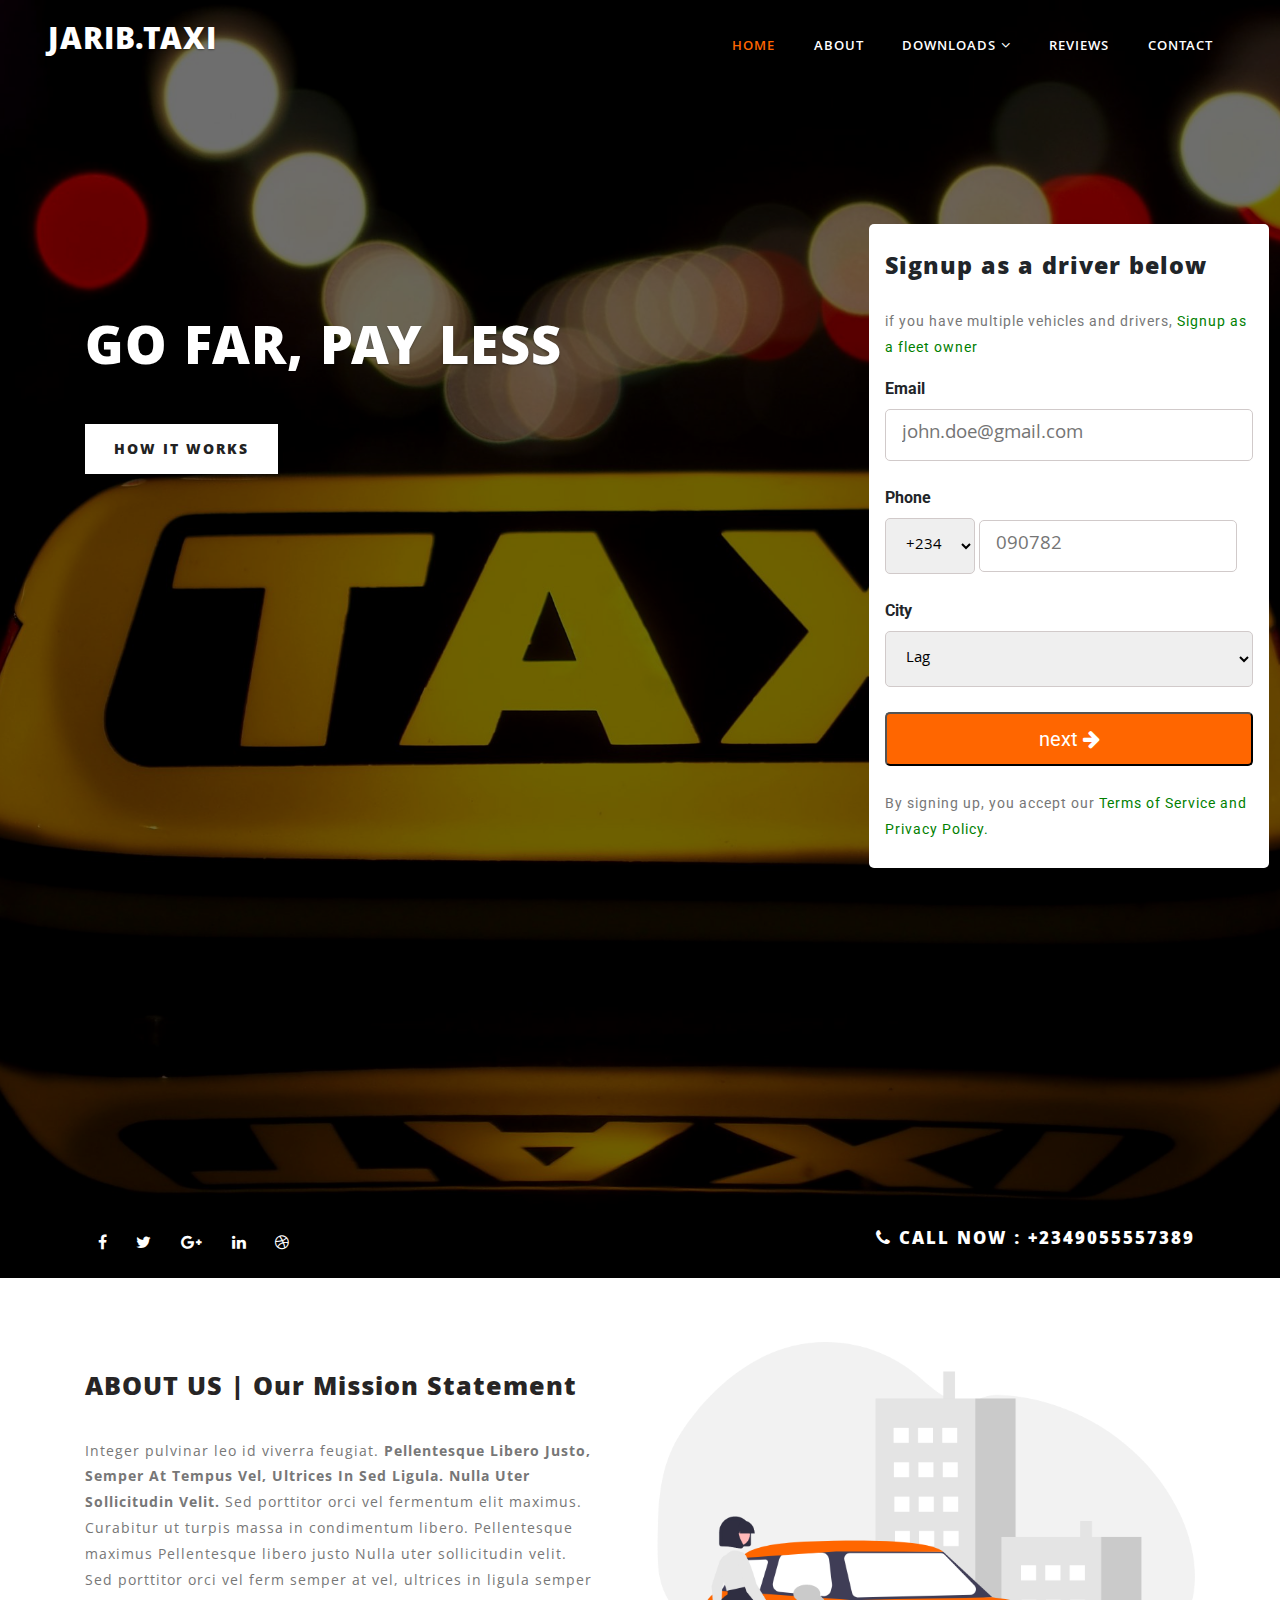
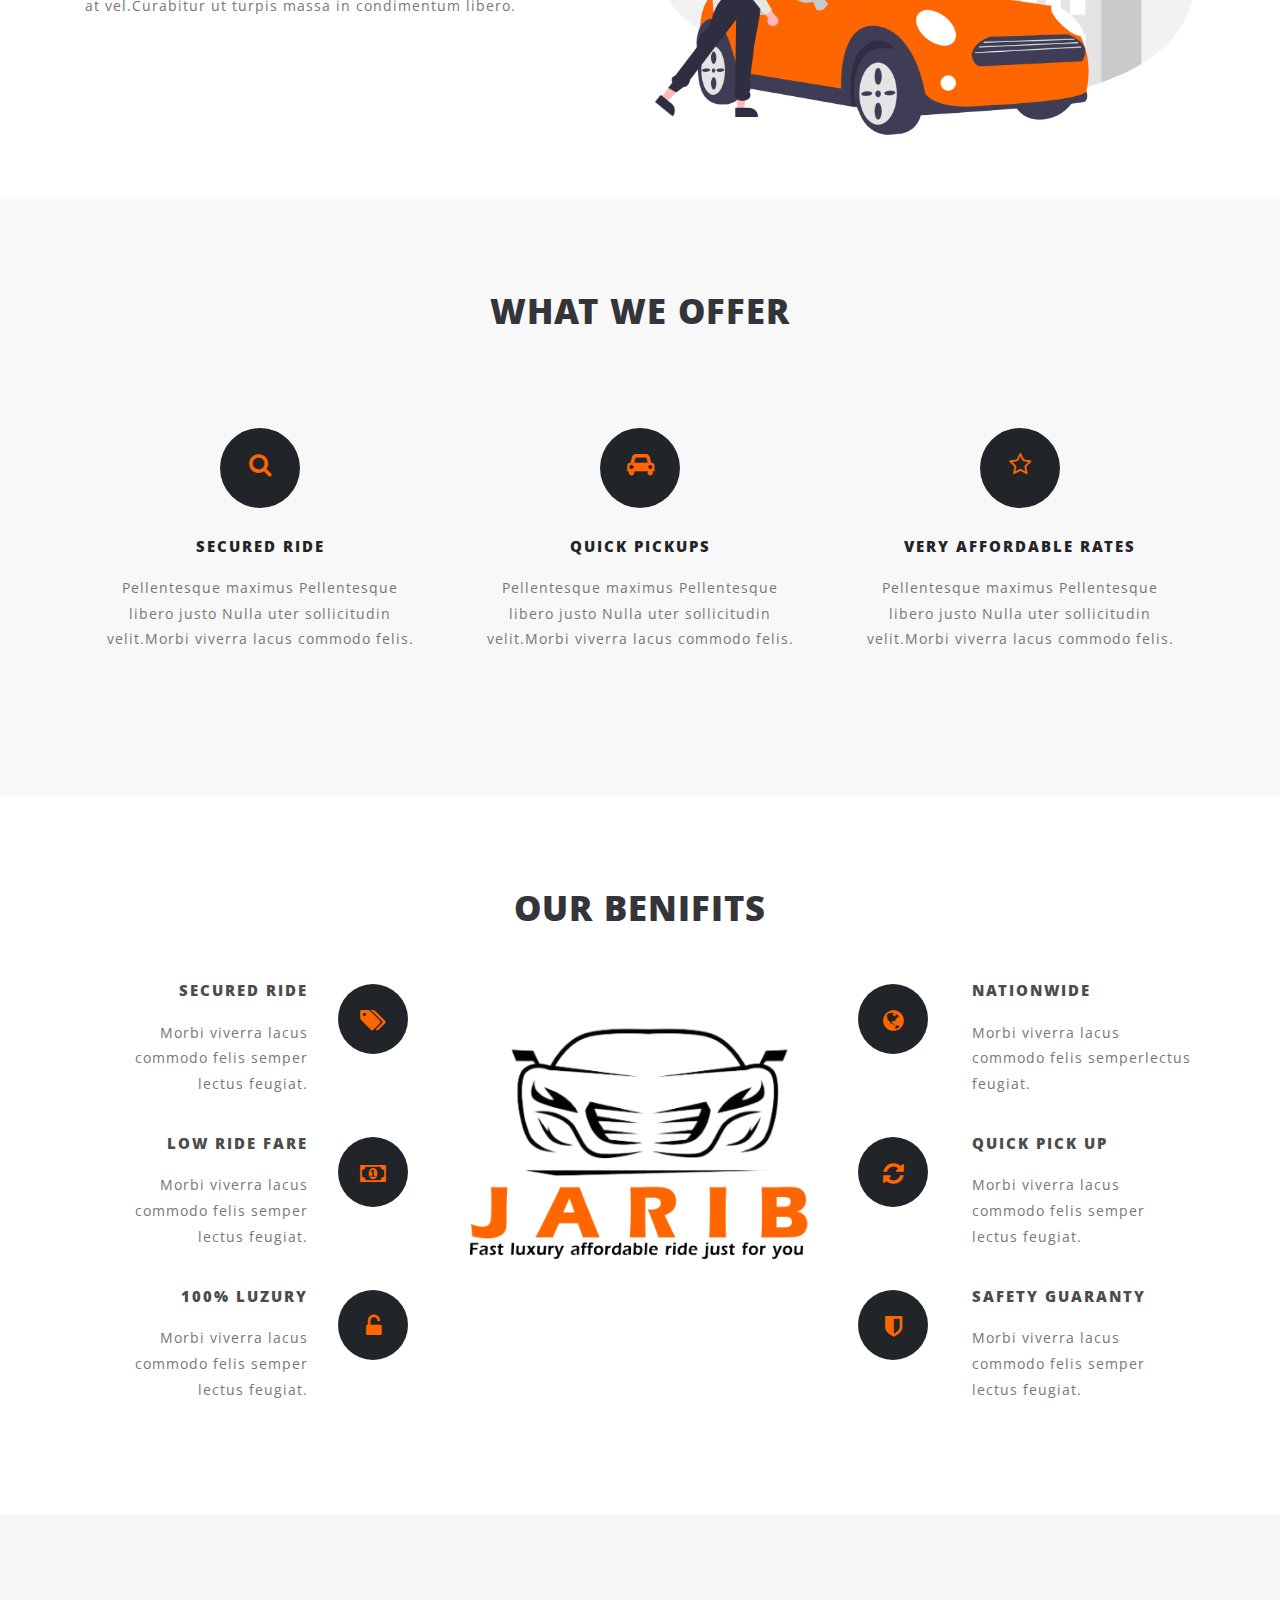
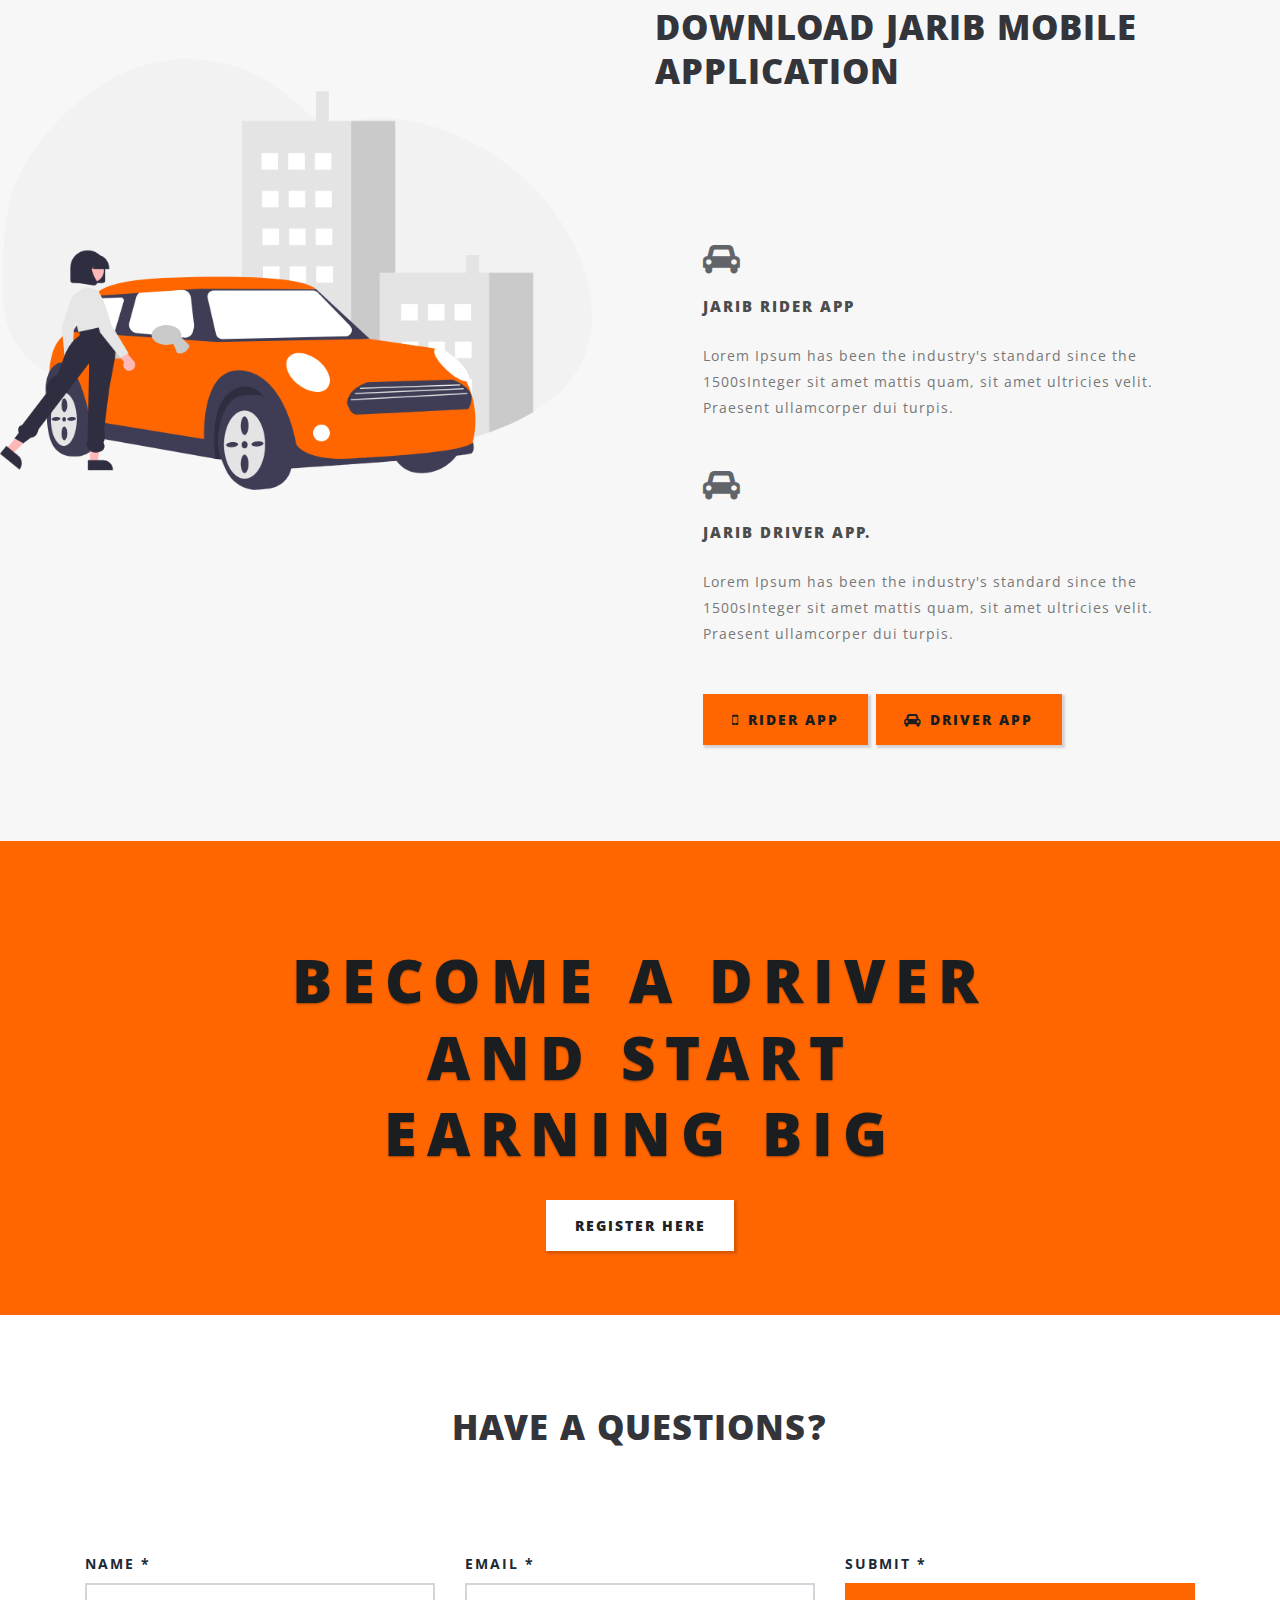
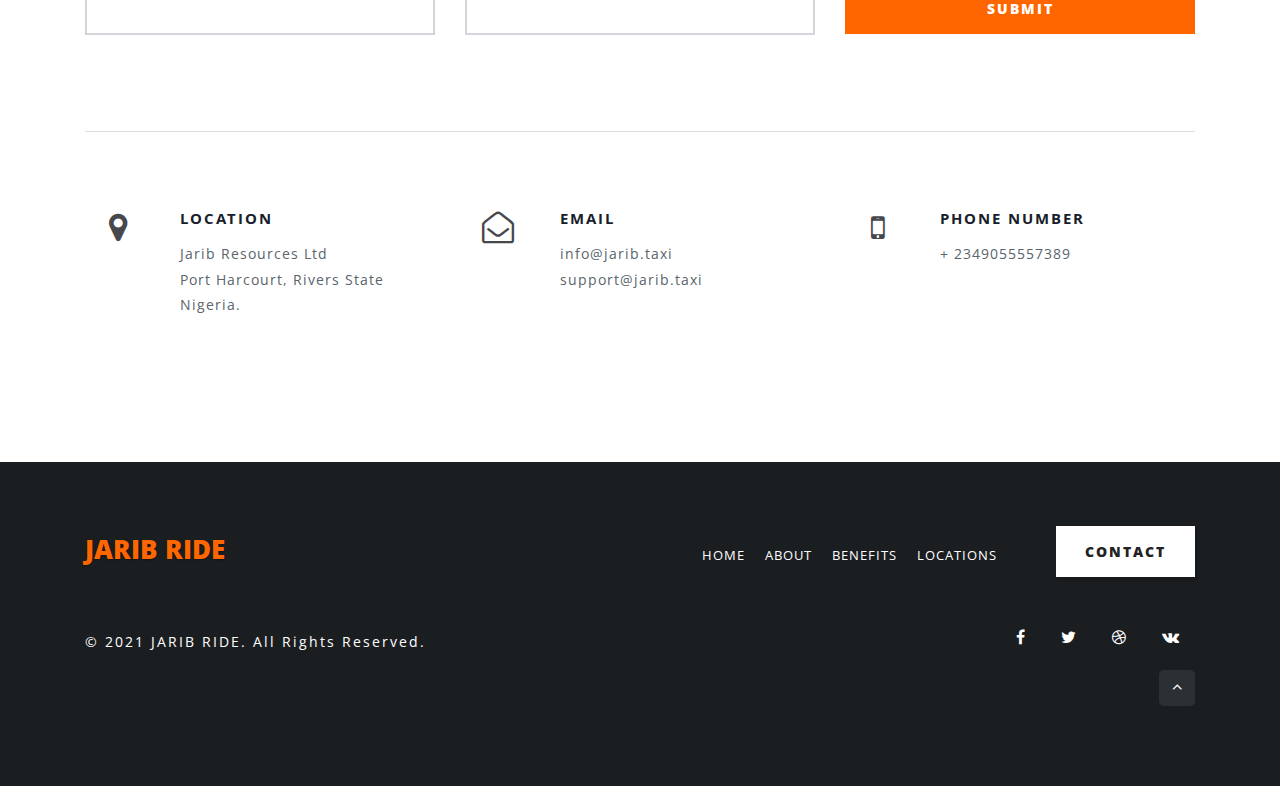
<file: index.html>
<!DOCTYPE html>
<html lang="zxx">

<head>
    <title>Jarib.Taxi | Go Far securedly, Pay Less</title>
    <!-- Meta tag Keywords -->
    <meta name="viewport" content="width=device-width, initial-scale=1">
    <meta charset="UTF-8" />
    <meta name="keywords" content="Jarib Ride, Taxi, Affordable, Cheap, Nigeria, Uber, Bolt, Taxify, Luxury, Ride Share Cab,  Responsive  " />
    
    <!-- //Meta tag Keywords -->
    <!-- Custom-Files -->
    <link rel="stylesheet" href="css/bootstrap.css">
    <!-- Bootstrap-Core-CSS -->
    <link rel="stylesheet" href="css/style.css" type="text/css" media="all" />
    <!-- Style-CSS -->
    <!-- font-awesome-icons -->
    <link href="css/font-awesome.css" rel="stylesheet">
    <!-- //font-awesome-icons -->
    <!-- /Fonts -->
    <link href="//fonts.googleapis.com/css?family=Open+Sans:300,300i,400,400i,600,600i,700" rel="stylesheet">
    <link href="//fonts.googleapis.com/css?family=Khula:300,400,600,700,800" rel="stylesheet">
    <link rel="preconnect" href="https://fonts.googleapis.com">
    <link rel="preconnect" href="https://fonts.gstatic.com" crossorigin>
    <link href="https://fonts.googleapis.com/css2?family=Roboto&display=swap" rel="stylesheet">
    <!-- //Fonts -->
</head>

<body>
    <!-- mian-content -->
    <div class="main-content" id="home">
        <div class="layer">
            <!-- header -->
            <header>
                <div class="container-fluid px-lg-5">
                    <!-- nav -->
                    <nav class="py-4 d-lg-flex">
                        <div id="logo">
                            <h1> <a href="index.html">Jarib.Taxi</a></h1>
                        </div>
                        <label for="drop" class="toggle">Menu</label>
                        <input type="checkbox" id="drop" />
                        <ul class="menu mt-2 ml-auto">
                            <li class="active"><a href="index.html">Home</a></li>
                            <li><a href="#about" class="scroll">About</a></li>
                            <li>
                                <!-- First Tier Drop Down -->
                                <label for="drop-2" class="toggle">Downloads <span class="fa fa-angle-down" aria-hidden="true"></span> </label>
                                <a href="#">Downloads <span class="fa fa-angle-down" aria-hidden="true"></span></a>
                                <input type="checkbox" id="drop-2" />
                                <ul class="inner-ul">
                                    <li><a class="scroll" href="#gallery">Rider App</a></li>
                                    <li><a href="#services" class="scroll">Driver App</a></li>
                                </ul>
                            </li>
                            <li><a href="#testimonials" class="scroll">Reviews</a></li>
                            <li><a href="#contact" class="scroll">Contact</a></li>
                        </ul>
                    </nav>
                    <!-- //nav -->
                </div>
            </header>
            <!-- //header -->
            <div class="container">
                <!-- /banner -->
                <div class="banner-info-w3ls text-left">
                    <h3>Go Far, Pay Less </h3>
                    <div class="read-more">
                        <a href="#about" class="read-more scroll btn">How it works </a> </div>
                </div>
                <div class="form-reg-container">
                    <div class="form-container">
                        <h2>Signup as a driver below</h2>
                        <p>if you have multiple vehicles and drivers, <span class="green-text">Signup as a fleet owner</span></p>
                        <form action="">
                            <div class="input-container">
                                <label for="email">Email</label>
                                <input type="email" placeholder="john.doe@gmail.com" class="email">
                                <!-- <p class="sm-text">this will be your username</p> -->
                            </div>
                            <div class="input-container">
                                <label for="phone">Phone</label>
                                <select name="phone" id="phone" class="phone">
                                    <option value="nig">+234</option>
                                    <option value="saab"></option>
                                    <option value="mercedes"></option>
                                    <option value="audi"></option>
                                  </select>
                                  <input type="number" placeholder="090782" class="number">
                            </div>
                            <div class="input-container">
                                <label for="city">City</label>
                                <select name="city" id="city" class="city">
                                    <option value="nig">Lag</option>
                                    <option value="saab"></option>
                                    <option value="mercedes"></option>
                                    <option value="audi"></option>
                                  </select>
                            </div>
                            <div class="button-container">
                                 <button>next <i class="fa fa-arrow-right" aria-hidden="true"></i></button>
                            </div>
                            <p>By signing up, you accept our <span class="green-text">Terms of Service and Privacy Policy.</span></p>
                        </form>
                        </form>
                    </div>
                </div>
               
                <div class="row order-info">
                    <div class="middle mt-md-3 col-sm-6 text-left">
                        <ul class="social mb-4">
                            <li><a href="#"><span class="fa fa-facebook icon_facebook"></span></a></li>
                            <li><a href="#"><span class="fa fa-twitter icon_twitter"></span></a></li>
                            <li><a href="#"><span class="fa fa-google-plus icon_google-plus"></span></a></li>
                            <li><a href="#"><span class="fa fa-linkedin icon_linkedin"></span></a></li>
                            <li><a href="#"><span class="fa fa-dribbble icon_dribbble"></span></a></li>
                        </ul>

                    </div>
                    <div class="middle-right mt-md-3 col-sm-6 text-sm-right">
                        <h6><span class="fa fa-phone"></span> Call Now : +2349055557389 </h6>
                    </div>
                </div>
            </div>
            <!-- //banner -->
        </div>
    </div>
    <!--// mian-content -->
    <!-- banner-bottom-w3layouts -->
    <section class="banner-bottom-w3layouts py-5" id="about">
        <div class="container py-md-3">
            <div class="row banner-grids">
                <div class="col-md-6 content-left-bottom text-left pr-lg-5">
                    <h4>ABOUT US | Our Mission Statement</h4>
                    <p class="mt-2 text-left">Integer pulvinar leo id viverra feugiat.<strong class="text-capitalize"> Pellentesque libero justo, semper at tempus vel, ultrices in sed ligula. Nulla uter sollicitudin velit.</strong> Sed porttitor orci vel fermentum elit maximus. Curabitur ut turpis massa in condimentum libero. Pellentesque maximus Pellentesque libero justo Nulla uter sollicitudin velit. Sed porttitor orci vel ferm semper at vel, ultrices in ligula semper at vel.Curabitur ut turpis massa in condimentum libero.</p>

                </div>
                <div class="col-md-6 content-right-bottom text-left">
                    <img src="images/girlcity.png" alt="news image" class="img-fluid">
                </div>
            </div>
        </div>
    </section>
    <!-- //banner-bottom-w3layouts -->
    <!--/ about -->
    <section class="services py-5" id="services">
        <div class="container py-md-5">
            <div class="header pb-lg-3 pb-3 text-center">
                <h3 class="tittle mb-lg-3 mb-3">What We Offer</h3>
            </div>
            <div class="row ab-info mt-lg-4">
                <div class="col-lg-4 ab-content">
                    <div class="ab-content-inner">
                        <div class="ab-info-con">
                            <div class="ab-icon mx-auto"><span class="fa fa-search" aria-hidden="true"></span></div>
                            <h4>Secured Ride</h4>
                            <p>Pellentesque maximus Pellentesque libero justo Nulla uter sollicitudin velit.Morbi viverra lacus commodo felis.</p>
                        </div>
                    </div>
                </div>
                <div class="col-lg-4 ab-content">
                    <div class="ab-content-inner">
                        <div class="ab-info-con">
                            <div class="ab-icon mx-auto"><span class="fa fa-car" aria-hidden="true"></span></div>
                            <h4>Quick Pickups</h4>
                            <p>Pellentesque maximus Pellentesque libero justo Nulla uter sollicitudin velit.Morbi viverra lacus commodo felis.</p>
                        </div>
                    </div>
                </div>
                <div class="col-lg-4 ab-content">
                    <div class="ab-content-inner">
                        <div class="ab-info-con">
                            <div class="ab-icon mx-auto"><span class="fa fa-star-o" aria-hidden="true"></span></div>
                            <h4>Very Affordable Rates</h4>
                            <p>Pellentesque maximus Pellentesque libero justo Nulla uter sollicitudin velit.Morbi viverra lacus commodo felis.</p>
                        </div>
                    </div>
                </div>

            </div>
        </div>
    </section>
    <!--// about -->
    <!--/mid-sec-->
    <section class="mid-sec py-5" id="menu">
        <div class="container py-lg-5">
            <div class="header pb-lg-3 pb-3 text-center">
                <h3 class="tittle mb-lg-3 mb-3">Our Benifits</h3>
            </div>
            <div class="row middile-inner-con mt-md-3">
                <div class="col-lg-4 benifit-content">
                    <div class="row">
                        <div class="col-md-8 benifit-left-info text-right">
                            <h4 class="mb-3">Secured Ride</h4>
                            <p>Morbi viverra lacus commodo felis semper lectus feugiat.</p>
                        </div>
                        <div class="col-md-4 benifit-icon-content">
                            <div class="benifit-icon">
                                <span class="fa fa-tags" aria-hidden="true"></span>
                            </div>
                        </div>
                    </div>
                    <div class="row my-4">
                        <div class="col-md-8 benifit-left-info text-right">
                            <h4 class="mb-3">Low Ride Fare</h4>
                            <p>Morbi viverra lacus commodo felis semper lectus feugiat.</p>
                        </div>
                        <div class="col-md-4 benifit-icon-content">
                            <div class="benifit-icon">
                                <span class="fa fa-money" aria-hidden="true"></span>
                            </div>
                        </div>
                    </div>
                    <div class="row">
                        <div class="col-md-8 benifit-left-info text-right">
                            <h4 class="mb-3">100% Luzury</h4>
                            <p>Morbi viverra lacus commodo felis semper lectus feugiat.</p>
                        </div>
                        <div class="col-md-4 benifit-icon-content">
                            <div class="benifit-icon">
                                <span class="fa fa-unlock-alt" aria-hidden="true"></span>
                            </div>
                        </div>
                    </div>
                </div>
                <div class="col-lg-4 benifit-content">
                    <img src="images/logo1png.png" alt="" class="img-fluid">
                </div>
                <div class="col-lg-4 benifit-content">
                    <div class="row">
                        <div class="col-md-4 benifit-icon-content">
                            <div class="benifit-icon text-md-center mx-auto">
                                <span class="fa fa-globe" aria-hidden="true"></span>
                            </div>
                        </div>
                        <div class="col-md-8 benifit-left-info text-left">
                            <h4 class="mb-3">Nationwide</h4>
                            <p>Morbi viverra lacus commodo felis semperlectus feugiat.</p>
                        </div>
                    </div>

                    <div class="row  my-4">
                        <div class="col-md-4 benifit-icon-content">
                            <div class="benifit-icon text-md-center mx-auto">
                                <span class="fa fa-refresh" aria-hidden="true"></span>
                            </div>
                        </div>
                        <div class="col-md-8 benifit-left-info text-left">
                            <h4 class="mb-3">Quick Pick up</h4>
                            <p>Morbi viverra lacus commodo felis semper lectus feugiat.</p>
                        </div>
                    </div>
                    <div class="row">
                        <div class="col-md-4 benifit-icon-content">
                            <div class="benifit-icon text-md-center mx-auto">
                                <span class="fa fa-shield" aria-hidden="true"></span>
                            </div>
                        </div>
                        <div class="col-md-8 benifit-left-info text-left">
                            <h4 class="mb-3">Safety Guaranty</h4>
                            <p>Morbi viverra lacus commodo felis semper lectus feugiat.</p>
                        </div>
                    </div>
                </div>
            </div>


        </div>
    </section>
    <!--//mid-sec-->

    <!--/ banner-bottom-w3layouts-->
    <section class="app-serve pt-5">
        <div class="container-fluid pt-lg-5">
            <div class="ab-grids row text-left">
                <div class="col-lg-6 pl-0 pr-lg-5 mt-lg-5 app-mob">
                    <img src="images/girlcity.png" class="img-fluid" alt="mobile-image">
                </div>
                <div class="col-lg-6 mb-lg-5">

                    <h3 class="tittle mb-lg-5 mb-3">Download Jarib Mobile Application</h3>

                    <div class="feature-grids text-left mt-5 p-lg-5">
                        <div class="bottom-gd my-lg-5">
                            <span class="fa fa-car" aria-hidden="true"></span>
                            <h3 class="my-4">Jarib Rider App</h3>
                            <p>Lorem Ipsum has been the industry's standard since the 1500sInteger sit amet mattis quam, sit amet ultricies velit. Praesent ullamcorper dui turpis.</p>
                        </div>
                        <div class="bottom-gd my-lg-5">
                            <span class="fa fa-car" aria-hidden="true"></span>
                            <h3 class="my-4">Jarib Driver App.</h3>
                            <p>Lorem Ipsum has been the industry's standard since the 1500sInteger sit amet mattis quam, sit amet ultricies velit. Praesent ullamcorper dui turpis.</p>
                        </div>
                        <ul class="list-unstyled apps-lists">
                            <li>
                                <a href="#" class="btn"><span class="fa fa-mobile mr-2" aria-hidden="true"></span>Rider App</a>
                            </li>
                            <li class="ml-2">
                                <a href="#" class="btn"><span class="fa fa-car mr-2" aria-hidden="true"></span>Driver App </a>
                            </li>
                        </ul>

                    </div>
                </div>
            </div>
        </div>
    </section>
    <!--// banner-bottom-w3layouts-->

    <!-- Gallery
    <section class="gallery py-5" id="team">
        <div class="container py-md-5">
            <div class="header text-center">
                <h3 class="tittle mb-lg-5 mb-3">Our Drivers</h3>
            </div>
            <div class="row team-bottom">
                <div class="col-lg-3 col-sm-6 team-grid text-center">
                    <img src="images/t1.jpg" class="img-fluid" alt="">
                    <div class="caption">
                        <h4>Mack Joe</h4>
                        <ul class="list-unstyled w3pvt-icons">
                            <li>
                                <a href="#">
                                    <span class="fa fa-facebook-f"></span>
                                </a>
                            </li>
                            <li>
                                <a href="#">
                                    <span class="fa fa-twitter"></span>
                                </a>
                            </li>
                            <li>
                                <a href="#">
                                    <span class="fa fa-dribbble"></span>
                                </a>
                            </li>

                        </ul>
                    </div>
                </div>
                <div class="col-lg-3 col-sm-6 team-grid mt-sm-0 mt-5 text-center">
                    <img src="images/t2.jpg" class="img-fluid" alt="">
                    <div class="caption">
                        <h4>Cruz Deo</h4>
                        <ul class="list-unstyled w3pvt-icons">
                            <li>
                                <a href="#">
                                    <span class="fa fa-facebook-f"></span>
                                </a>
                            </li>
                            <li>
                                <a href="#">
                                    <span class="fa fa-twitter"></span>
                                </a>
                            </li>
                            <li>
                                <a href="#">
                                    <span class="fa fa-dribbble"></span>
                                </a>
                            </li>

                        </ul>
                    </div>
                </div>
                <div class="col-lg-3 col-sm-6 team-grid mt-lg-0 mt-5 text-center">
                    <img src="images/t3.jpg" class="img-fluid" alt="">
                    <div class="caption">
                        <h4>Rochy Jae</h4>
                        <ul class="list-unstyled w3pvt-icons">
                            <li>
                                <a href="#">
                                    <span class="fa fa-facebook-f"></span>
                                </a>
                            </li>
                            <li>
                                <a href="#">
                                    <span class="fa fa-twitter"></span>
                                </a>
                            </li>
                            <li>
                                <a href="#">
                                    <span class="fa fa-dribbble"></span>
                                </a>
                            </li>

                        </ul>
                    </div>
                </div>
                <div class="col-lg-3 col-sm-6 team-grid  mt-lg-0 mt-5 text-center">
                    <img src="images/t4.jpg" class="img-fluid" alt="">
                    <div class="caption">
                        <h4>Rojo Poy</h4>
                        <ul class="list-unstyled w3pvt-icons">
                            <li>
                                <a href="#">
                                    <span class="fa fa-facebook-f"></span>
                                </a>
                            </li>
                            <li>
                                <a href="#">
                                    <span class="fa fa-twitter"></span>
                                </a>
                            </li>
                            <li>
                                <a href="#">
                                    <span class="fa fa-dribbble"></span>
                                </a>
                            </li>

                        </ul>
                    </div>
                </div>
            </div>
        </div>
    </section>
    gallery -->
    
    
    <!--/order-now-->
    <section class="order-sec pb-5 pt-md-0 pt-5">
        <div class="container py-lg-3">
            <div class="test-info text-center">
                <h4 class="tittle mt-3">Become a driver and start earning big
                </h4>

                <div class="read-more mx-auto m-0 text-center">
                    <a href="driver-reg.html" class="read-more scroll btn">Register Here </a> </div>
            </div>
        </div>
    </section>
    

    <!--/testimonials
    <section class="testimonials" id="testimonials">
        <div class="layer test">
            <div class="container">
                <div class="test-info text-center">
                    <h3 class="my-md-2 my-3">Jenifer Burns</h3>

                    <ul class="list-unstyled w3pvt-icons clients mb-md-4">
                        <li>
                            <a href="#">
                                <span class="fa fa-star"></span>
                            </a>
                        </li>
                        <li>
                            <a href="#">
                                <span class="fa fa-star"></span>
                            </a>
                        </li>
                        <li>
                            <a href="#">
                                <span class="fa fa-star"></span>
                            </a>
                        </li>
                        <li>
                            <a href="#">
                                <span class="fa fa-star-half-o"></span>
                            </a>
                        </li>
                    </ul>
                    <p><span class="fa fa-quote-left"></span> Lorem Ipsum has been the industry's standard since the 1500s. Praesent ullamcorper dui turpis.Nulla pellentesque mi non laoreet eleifend. Integer porttitor mollisar lorem, at molestie arcu pulvinar ut. <span class="fa fa-quote-right"></span></p>

                </div>
            </div>
        </div>
    </section>
    //testimonials-->

    <!-- contact -->
    <section class="contact py-5" id="contact">
        <div class="container pb-md-5">
            <div class="header py-lg-5 pb-3 text-center">
                <h3 class="tittle mb-lg-5 mb-3">Have a Questions?</h3>
            </div>

            <div class="contact-form mx-auto text-left">
                <form name="contactform" id="contactform1" method="post" action="#">
                    <div class="row">
                        <div class="col-lg-4 con-gd">
                            <div class="form-group">
                                <label>Name *</label>
                                <input type="text" class="form-control" id="name" placeholder="" name="name" required="">
                            </div>
                        </div>
                        <div class="col-lg-4 con-gd">
                            <div class="form-group">
                                <label>Email *</label>
                                <input type="email" class="form-control" id="email" placeholder="" name="email" required="">
                            </div>
                        </div>
                        <div class="col-lg-4 contact-page">
                            <div class="form-group">
                                <label>Submit *</label>
                                <button type="submit" class="btn btn-default">Submit</button>
                            </div>
                        </div>

                    </div>

                </form>
            </div>
            <ul class="list-unstyled row text-left mb-lg-5 mb-3">
                <li class="col-lg-4 adress-info">
                    <div class="row">
                        <div class="col-md-3 text-lg-center adress-icon">
                            <span class="fa fa-map-marker"></span>
                        </div>
                        <div class="col-md-9 text-left">
                            <h6>Location</h6>
                            <p>Jarib Resources Ltd
                                <br>Port Harcourt, Rivers State Nigeria. </p>
                        </div>
                    </div>
                </li>

                <li class="col-lg-4 adress-info">
                    <div class="row">
                        <div class="col-md-3 text-lg-center adress-icon">
                            <span class="fa fa-envelope-open-o"></span>
                        </div>
                        <div class="col-md-9 text-left">
                            <h6>Email</h6>
                            <a href="mailto:info@example.com">info@jarib.taxi</a>
                            <br>
                            <a href="mailto:info@example.com">support@jarib.taxi</a>
                        </div>
                    </div>
                </li>
                <li class="col-lg-4 adress-info">
                    <div class="row">
                        <div class="col-md-3 text-lg-center adress-icon">
                            <span class="fa fa-mobile"></span>
                        </div>
                        <div class="col-md-9 text-left">
                            <h6>Phone Number</h6>
                            <p>+ 2349055557389</p>
                        </div>
                    </div>
                </li>
            </ul>
        </div>

    </section>
    <!-- //contact -->
    <!-- footer -->
    <footer>
        <div class="asap-lavi-footer-sec py-5">
            <div class="container py-lg-3">
                <div class="row">
                    <div class="col-lg-5 asap-w3pvt-footer-logo">
                        <!-- footer logo -->
                        <a class="navbar-brand" href="index.html">JARIB RIDE
                        </a>
                        <!-- //footer logo -->
                    </div>
                    <!-- button -->
                    <div class="col-lg-5 asap-w3pvt-footer text-lg-right text-center mt-3">
                        <ul class="list-unstyled footer-nav-lavi">
                            <li>
                                <a href="index.html" class="scroll active">Home</a>
                            </li>
                            <li>
                                <a class="scroll" href="#about">About</a>
                            </li>
                            <li>
                                <a class="scroll" href="#">Benefits</a>
                            </li>
                            <li>
                                <a class=" scroll" href="#">Locations</a>
                            </li>
                        </ul>
                    </div>
                    <!-- //button -->
                    <div class="col-lg-2 mt-lg-0 mt-3">
                        <div class="button-asap-w3pvts mt-0 text-lg-right text-center">
                            <a href="#contact" class="btn btn-sm thar-four scroll">Contact</a>
                        </div>
                    </div>
                </div>
                <div class="row copy-right-sec mt-4 pt-lg-4 pt-3 text-lg-left text-center">
                    <!-- copyright -->
                    <p class="col-lg-8 copy-right-grids mt-lg-1">© 2021 JARIB RIDE. All Rights Reserved.</a></p>
                    <!-- //copyright -->
                    <!-- social icons -->
                    <div class="col-lg-4 asap-lavi-ocial-icons text-lg-right text-center mt-lg-0 mt-3">
                        <ul class="list-unstyled w3pvt-icons">
                            <li>
                                <a href="#">
                                    <span class="fa fa-facebook-f"></span>
                                </a>
                            </li>
                            <li>
                                <a href="#">
                                    <span class="fa fa-twitter"></span>
                                </a>
                            </li>
                            <li>
                                <a href="#">
                                    <span class="fa fa-dribbble"></span>
                                </a>
                            </li>
                            <li>
                                <a href="#">
                                    <span class="fa fa-vk"></span>
                                </a>
                            </li>
                        </ul>
                    </div>
                    <!-- //social icons -->
                </div>
                <div class="move-top text-right"><a href="#home" class="move-top"> <span class="fa fa-angle-up  mb-3" aria-hidden="true"></span></a></div>
            </div>
        </div>
    </footer>
    <!-- //footer -->

</body>

</html>
</file>
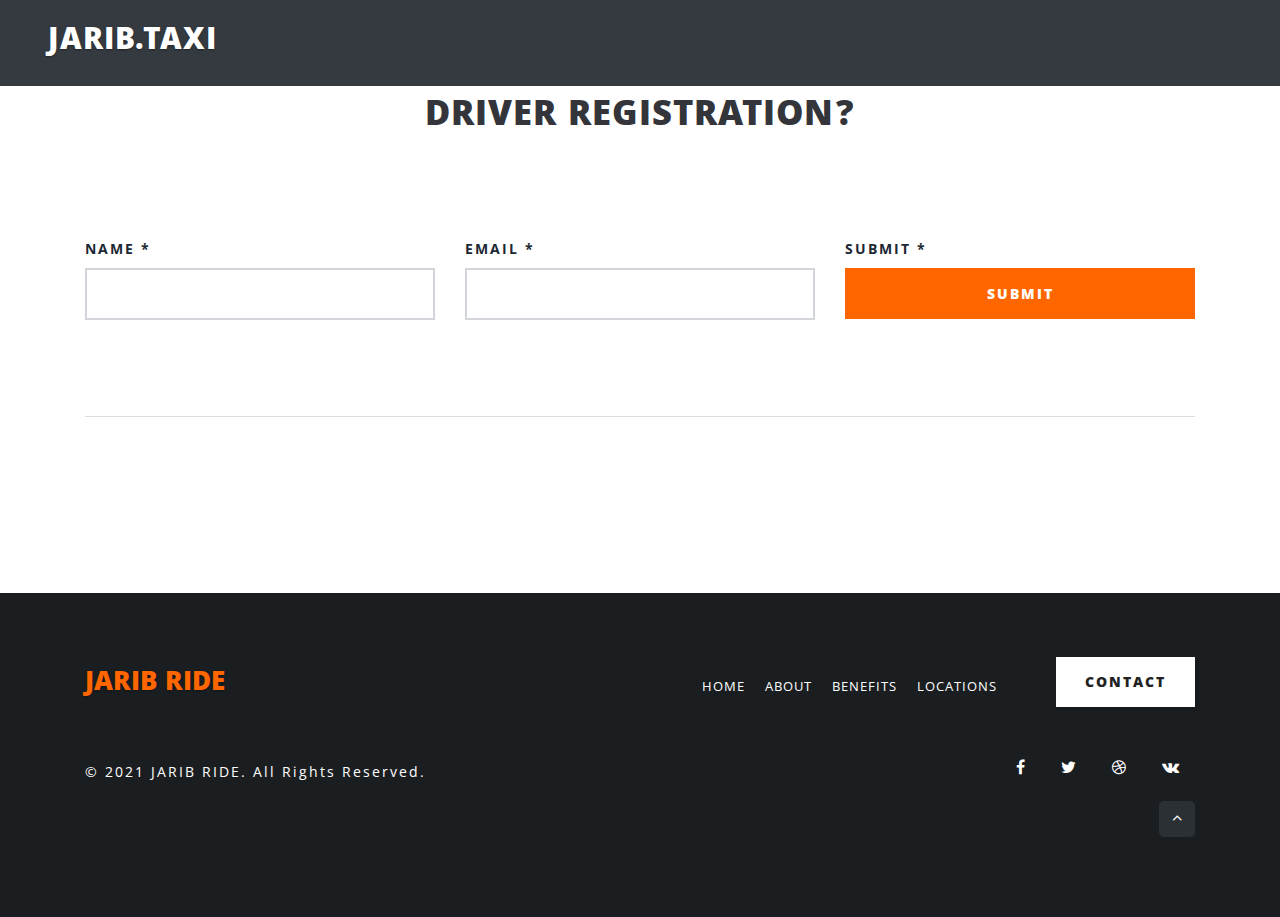
<file: driver-reg.html>
<!--
Author: W3layouts
Author URL: http://w3layouts.com
License: Creative Commons Attribution 3.0 Unported
License URL: http://creativecommons.org/licenses/by/3.0/
-->

<!DOCTYPE html>
<html lang="zxx">
	
	<head>
		<title>Jarib.Taxi | Go Far securedly, Pay Less</title>
		<!-- Meta tag Keywords -->
		<meta name="viewport" content="width=device-width, initial-scale=1">
		<meta charset="UTF-8" />
		<meta name="keywords" content="Jarib Ride, Taxi, Affordable, Cheap, Nigeria, Uber, Bolt, Taxify, Luxury, Ride Share Cab,  Responsive  " />
		
		<!-- //Meta tag Keywords -->
		<!-- Custom-Files -->
		<link rel="stylesheet" href="css/bootstrap.css">
		<!-- Bootstrap-Core-CSS -->
		<link rel="stylesheet" href="css/style.css" type="text/css" media="all" />
		<!-- Style-CSS -->
		<!-- font-awesome-icons -->
		<link href="css/font-awesome.css" rel="stylesheet">
		<!-- //font-awesome-icons -->
		<!-- /Fonts -->
		<link href="//fonts.googleapis.com/css?family=Open+Sans:300,300i,400,400i,600,600i,700" rel="stylesheet">
		<link href="//fonts.googleapis.com/css?family=Khula:300,400,600,700,800" rel="stylesheet">
		<!-- //Fonts -->
	</head>
	
	<body>
		<header>
			<div class="container-fluid px-lg-5 bg-dark">
				<!-- nav -->
				<nav class="py-4 d-lg-flex">
					<div id="logo">
						<h1 class=""> <a href="index.html">Jarib.Taxi</a></h1>
					</div>
					
				</nav>
				<!-- //nav -->
			</div>
		</header>
		
		<!-- contact -->
		<section class="contact py-5" id="contact">
			<div class="container pb-md-5">
				<div class="header py-lg-5 pb-3 text-center">
					<h3 class="tittle mb-lg-5 mb-3">Driver Registration?</h3>
				</div>
				
				<div class="contact-form mx-auto text-left">
					<form name="contactform" id="contactform1" method="post" action="#">
						<div class="row">
							<div class="col-lg-4 con-gd">
								<div class="form-group">
									<label>Name *</label>
									<input type="text" class="form-control" id="name" placeholder="" name="name" required="">
								</div>
							</div>
							<div class="col-lg-4 con-gd">
								<div class="form-group">
									<label>Email *</label>
									<input type="email" class="form-control" id="email" placeholder="" name="email" required="">
								</div>
							</div>
							<div class="col-lg-4 contact-page">
								<div class="form-group">
									<label>Submit *</label>
									<button type="submit" class="btn btn-default">Submit</button>
								</div>
							</div>
						
						</div>
					
					</form>
				</div>
				
				
			</div>
		
		</section>
		<!-- //contact -->
		<!-- footer -->
		<footer>
			<div class="asap-lavi-footer-sec py-5">
				<div class="container py-lg-3">
					<div class="row">
						<div class="col-lg-5 asap-w3pvt-footer-logo">
							<!-- footer logo -->
							<a class="navbar-brand" href="index.html">JARIB RIDE
							</a>
							<!-- //footer logo -->
						</div>
						<!-- button -->
						<div class="col-lg-5 asap-w3pvt-footer text-lg-right text-center mt-3">
							<ul class="list-unstyled footer-nav-lavi">
								<li>
									<a href="index.html" class="scroll active">Home</a>
								</li>
								<li>
									<a class="scroll" href="#about">About</a>
								</li>
								<li>
									<a class="scroll" href="#">Benefits</a>
								</li>
								<li>
									<a class=" scroll" href="#">Locations</a>
								</li>
							</ul>
						</div>
						<!-- //button -->
						<div class="col-lg-2 mt-lg-0 mt-3">
							<div class="button-asap-w3pvts mt-0 text-lg-right text-center">
								<a href="#contact" class="btn btn-sm thar-four scroll">Contact</a>
							</div>
						</div>
					</div>
					<div class="row copy-right-sec mt-4 pt-lg-4 pt-3 text-lg-left text-center">
						<!-- copyright -->
						<p class="col-lg-8 copy-right-grids mt-lg-1">© 2021 JARIB RIDE. All Rights Reserved.</a></p>
						<!-- //copyright -->
						<!-- social icons -->
						<div class="col-lg-4 asap-lavi-ocial-icons text-lg-right text-center mt-lg-0 mt-3">
							<ul class="list-unstyled w3pvt-icons">
								<li>
									<a href="#">
										<span class="fa fa-facebook-f"></span>
									</a>
								</li>
								<li>
									<a href="#">
										<span class="fa fa-twitter"></span>
									</a>
								</li>
								<li>
									<a href="#">
										<span class="fa fa-dribbble"></span>
									</a>
								</li>
								<li>
									<a href="#">
										<span class="fa fa-vk"></span>
									</a>
								</li>
							</ul>
						</div>
						<!-- //social icons -->
					</div>
					<div class="move-top text-right"><a href="#home" class="move-top"> <span class="fa fa-angle-up  mb-3" aria-hidden="true"></span></a></div>
				</div>
			</div>
		</footer>
		<!-- //footer -->
	
	</body>

</html>
</file>
<file: css/style.css>
html,
body {
    margin: 0;
    font-size: 100%;
    background: #fff;
    font-family: 'Open Sans', sans-serif;
    scroll-behavior: smooth;
}

.form-reg-container{ 
    width: 400px;
    background-color: #fff;
    position: relative;
    left:49rem ;
    bottom: 250px;
    padding: 10px 16px;
    border-radius: 5px;
}
.form-container{
    font-family: 'Roboto', sans-serif;
}

.form-container h2{ 
    font-size: 25px;
    padding-top:20px ;
 }
 

.form-container p{ 
    padding-top:25px ;
}



.form-container p .green-text{ 
    font-size: 14px;
    color:green ;
    
 }

 .input-container label{
     display: block;
     font-weight: bold;
 }
 .input-container select,
 .input-container input[type="submit"],
 .input-container input[type="text"],
 .input-container input[type="email"],
 .input-container input[type="number"]
{
    transition: 0.5s all;
    -webkit-transition: 0.5s all;
    -moz-transition: 0.5s all;
    -o-transition: 0.5s all;
    -ms-transition: 0.5s all;
    padding:13px 16px;
    font-family:'Khula', sans-serif;
    margin-bottom: 25px;
    border: 1px solid rgb(209, 202, 202);
    border-radius: 5px;
   

    
}

.input-container ::placeholder {
    
    font-size: 20px;
  }

.input-container .email, .input-container .city{ 
    width: 100%;
}
.input-container .number{ 
    width: 70%;
}


/* .input-container .phon */

.button-container button{ 
    padding:10px 26px;
    font-size: 20px;
    width: 100%;
    color: #fff;
    background-color: #ff6600;
    border-radius: 5px;

}
body a {
    text-decoration: none;
    transition: 0.5s all;
    -webkit-transition: 0.5s all;
    -moz-transition: 0.5s all;
    -o-transition: 0.5s all;
    -ms-transition: 0.5s all;
}

a:hover {
    text-decoration: none;
    opacity: 0.8;
}

input[type="button"],
input[type="submit"],
input[type="text"],
input[type="email"],
input[type="search"] {
    transition: 0.5s all;
    -webkit-transition: 0.5s all;
    -moz-transition: 0.5s all;
    -o-transition: 0.5s all;
    -ms-transition: 0.5s all;
    font-family: 'Khula', sans-serif;
}

h1,
h2,
h3,
h4,
h5,
h6 {
    margin: 0;
    letter-spacing: 1px;
    font-weight: 800;
    font-family: 'Khula', sans-serif;
}

p {
    font-size: 0.85em;
    color: #777;
    line-height: 1.9em;
    letter-spacing: 1px;
}

ul {
    margin: 0;
    padding: 0;
}

.btn {
    border-radius: 0px;
}

/*-- header --*/

/* header */

/* CSS Document */

header {
    position: absolute;
    z-index: 9;
    width: 100%;
}

.toggle,
[id^=drop] {
    display: none;
}

/* Giving a background-color to the nav container. */

nav {
    margin: 0;
    padding: 0;
}


#logo a {
    float: left;
    display: initial;
    margin: 0;
    letter-spacing: 1px;
    color: #fff;
    padding: 0;
    font-size: 0.8em;
    font-weight: 800;
    text-transform: uppercase;
    color: #fff;
    text-shadow: 0 1px 2px rgba(0, 0, 0, 0.37);

}

#logo a span {
    color: #ff6600; 
}


/* Since we'll have the "ul li" "float:left"
 * we need to add a clear after the container. */

nav:after {
    content: "";
    display: table;
    clear: both;
}

/* Removing padding, margin and "list-style" from the "ul",
 * and adding "position:reltive" */

nav ul {
    float: right;
    padding: 0;
    margin: 0;
    list-style: none;
    position: relative;
}

/* Positioning the navigation items inline */

nav ul li {
    margin: 0px 0.3em;
    display: inline-block;
    float: left;
}

/* Styling the links */

nav ul.menu li a {
    color: #fff;
    text-transform: uppercase;
    font-size: 0.9em;
    padding-left: 0;
    padding-right: 0;
    padding: 0.5em 1em;
    letter-spacing: 1px;
    background: transparent;
    font-weight: 600;
    font-family: 'Khula', sans-serif;
}


nav ul li ul li:hover {
    background: #333;
}


/* Background color change on Hover */

.menu li.active a {
    color: #ff6600;
}

/* Hide Dropdowns by Default
 * and giving it a position of absolute */

nav ul ul {
    display: none;
    position: absolute;
    /* has to be the same number as the "line-height" of "nav a" */
    top: 30px;
    background: #fff;
    padding: 10px;
}

/* Display Dropdowns on Hover */

nav ul li:hover > ul {
    display: inherit;
}

/* Fisrt Tier Dropdown */

nav ul ul li {
    width: 170px;
    float: none;
    display: list-item;
    position: relative;
    margin: 0;
}

nav ul.menu li ul li a {
    color: #333;
    padding: 5px 10px;
    display: block;
}

nav ul.menu li ul li a:hover {
    color: #ffc107;
}

/* Second, Third and more Tiers	
 * We move the 2nd and 3rd etc tier dropdowns to the left
 * by the amount of the width of the first tier.
*/

nav ul ul ul li {
    position: relative;
    top: -60px;
    /* has to be the same number as the "width" of "nav ul ul li" */
    left: 170px;
}


/* Change ' +' in order to change the Dropdown symbol */

li > a:only-child:after {
    content: '';
}


/* Media Queries
--------------------------------------------- */

@media all and (max-width:991px) {

    #logo {
        display: block;
        padding: 0;
        width: 100%;
        text-align: center;
        float: none;
    }

    nav {
        margin: 0;
    }

    nav a {
        color: #333;
    }

    /* Hide the navigation menu by default */
    /* Also hide the  */
    .toggle + a,
    .menu {
        display: none;
    }

    /* Stylinf the toggle lable */
    .toggle {
        display: block;
        padding: 6px 15px;
        font-size: 16px;
        text-decoration: none;
        border: none;
        float: right;
        margin-right: 0em;
        background-color: #fff;
        color: #1b1d1d;
        text-transform: uppercase;
        font-weight: 600;
        cursor: pointer !important;
    }

    .menu .toggle {
        float: none;
        text-align: center;
        margin: auto;
        width: 30%;
        padding: 5px;
        font-weight: normal;
        font-size: 15px;
        letter-spacing: 1px;
    }

    .toggle:hover {
        color: #333;
        background-color: #fff;
    }

    /* Display Dropdown when clicked on Parent Lable */
    [id^=drop]:checked + ul {
        display: block;
        background: #fff;
        padding: 15px 0;
        text-align: center;
        width: 80%;
        margin: 0 auto;
    }

    /* Change menu item's width to 100% */
    nav ul li {
        display: block;
        width: 100%;
        padding: 5px 0;
    }

    nav ul ul .toggle,
    nav ul ul a {
        padding: 0 40px;
    }

    nav ul.menu li a {
        color: #312f2f;
    }

    nav a:hover,
    nav ul ul ul a {
        background-color: transparent;
    }

    nav ul li ul li .toggle,
    nav ul ul a,
    nav ul ul ul a {
        padding: 14px 20px;
        color: #312f2f;
        font-size: 15px;
    }


    nav ul li ul li .toggle,
    nav ul ul a {
        background-color: #fff;
    }

    nav ul ul li a {
        font-size: 15px;
    }

    /* Hide Dropdowns by Default */
    nav ul ul {
        float: none;
        position: static;
        color: #ffffff;
        /* has to be the same number as the "line-height" of "nav a" */
    }

    /* Hide menus on hover */
    nav ul ul li:hover > ul,
    nav ul li:hover > ul {
        display: none;
    }

    /* Fisrt Tier Dropdown */
    nav ul ul li {
        display: block;
        width: 100%;
        padding: 0;
    }

    nav ul li {
        margin: 0;
    }

    nav ul ul ul li {
        position: static;
        /* has to be the same number as the "width" of "nav ul ul li" */
    }

    .login-icon {
        text-align: right;
    }

    .login-icon span {
        margin-right: 1em;
    }
}

@media all and (max-width:568px) {
    [id^=drop]:checked + ul {
        display: block;
        background: #fff;
        padding: 15px 0;
        text-align: center;
        width: 100%;
        margin: 0 auto;
    }

    .menu .toggle {
        float: none;
        text-align: center;
        margin: auto;
        width: 70%;
    }

}

.login-icon p {
    color: #fff;
}

.login-icon span {

    color: #fcd000;
}

/*-- //header --*/

/*-- //header --*/

.main-content {
    background: url(../images/taxi.jpg) center no-repeat;
    -webkit-background-size: cover;
    -moz-background-size: cover;
    -o-background-size: cover;
    -ms-background-size: cover;
    background-size: cover;
    position: relative;
    min-height: 50em;
}

.layer {
    min-height: 50em;
    background: rgba(0, 0, 0, 0.57);
}

.banner-info-w3ls {
    padding-top: 20em;
    text-align: center;
}

.banner-info-w3ls h3 {
    font-size: 4em;
    color: #fff;
    text-shadow: 0 1px 2px rgba(0, 0, 0, 0.37);
    text-transform: uppercase;
    width: 70%;
}

.banner-info-w3ls h6 {
    font-size: 2em;
    font-weight: 400;
    letter-spacing: 1px;
    display: block;
    color: #fcd000;
}

.read-more {
    margin-top: 1.2em;
}

a.read-more {
    background: #fff;
    color: #222;
    padding: 1em 2em;
    box-shadow: 2px 2px 2px 1px rgba(0, 0, 0, 0.15);
    font-size: 0.9em;
    display: inline-block;
    border: none;
    transition: all 500ms ease;
    text-align: justify;
    text-transform: uppercase;
    font-weight: 800;
    letter-spacing: 2px;
    line-height: 1.5em;
}

.order-info {
    margin-top: 10em;
}

.middle ul.social li {
    margin: 0 0.8em;
    display: inline-block;
}

.middle ul.social li a {
    font-size: 1em;
    color: #fff;
    display: block;
    text-align: center;
}

.middle-right h6 {
    font-size: 1.1em;
    color: #fff;
    font-weight: 800;
    text-transform: uppercase;
    letter-spacing: 2px;
}

/*-- //banner --*/

/*-- //heading --*/

#about {
    background: #fff;
}

.content-left-bottom h4 {
    font-size: 1.7em;
    letter-spacing: 1px;
    line-height: 1.5em;
    margin: 1em 0;
    color: #272525;
    font-weight: 800;
}

/*--*/

.ab-info {
    text-align: center;
}

.ab-info h4 {
    font-size: 1em;
    color: #212529;
    margin: 2em 0 1em 0;
    letter-spacing: 2px;
    text-transform: uppercase;
}

.list-group-image {
    border-radius: 4px;
    -webkit-border-radius: 4px;
    -o-border-radius: 4px;
    -moz-border-radius: 4px;
    -webkit-transition: 0.5s all;
    -moz-transition: 0.5s all;
    transition: 0.5s all;
    background: rgb(236, 237, 239);
    padding: 8px;
}

.ab-content img {
    border-radius: 50%;
    -webkit-border-radius: 50%;
    -o-border-radius: 50%;
    -moz-border-radius: 50%;
    -ms-border-radius: 50%;
    box-shadow: 2px 2px 2px 1px rgba(0, 0, 0, 0.15);
    transition: all 500ms ease;
    width: 68%;
}

.ab-content-inner {
    padding: 2em 1em;
}

.ab-icon {
    background: #212529;
    width: 80px;
    height: 80px;
    text-align: center;
    border-radius: 50%;
    -webkit-border-radius: 50%;
    -o-border-radius: 50%;
    -ms-border-radius: 50%;
    -moz-border-radius: 50%;
}

.ab-icon span {
    font-size: 1.5em;
    line-height: 3em;
    color: #ff6600;
}

.ab-info h5 {
    font-size: 1.1em;
    letter-spacing: 0px;
    font-weight: 700;
    color: #555;
    line-height: 1.7em;
}

/*--*/

/*-- popup --*/

.pop-overlay {
    position: absolute;
    top: 0px;
    bottom: 0;
    left: 0;
    right: 0;
    background: rgba(0, 0, 0, 0.7);
    transition: opacity 0ms;
    visibility: hidden;
    opacity: 0;
    z-index: 999;
}

.pop-overlay:target {
    visibility: visible;
    opacity: 1;
}

.popup {
    background: #fff;
    border-radius: 5px;
    width: 30%;
    position: relative;
    margin: 8em auto;
    padding: 3em 1em;
}

.popup p {
    font-size: 15px;
    color: #666;
    letter-spacing: .5px;
    line-height: 30px;
}

.popup h2 {
    margin-top: 0;
    color: #fff;

}

.popup .close {
    position: absolute;
    top: 5px;
    right: 15px;
    transition: all 200ms;
    font-size: 30px;
    font-weight: bold;
    text-decoration: none;
    color: #000;
}

.popup .close:hover {
    color: #30c39e;
}


/*-- //popup --*/

/*-- //banner --*/

.services {
    background: #f8f8f8;
}

h3.tittle,
h3.tittle.two {
    font-size: 2.3em;
    font-weight: 800;
    color: #33353a;
    text-shadow: 0 0 0.5px rgba(58, 57, 57, 0.25);
    text-transform: uppercase;
}

h3.tittle.two {
    color: #fff;
}

.sub-tittle {
    font-size: 0.35em;
    color: #ffa801;
    letter-spacing: 1px;
    display: block;
    text-transform: uppercase;

}

.content-left span {
    text-transform: uppercase;
    font-weight: 600;
    letter-spacing: 2px;
    color: #03A9F4;
    font-size: 16px;
    padding-left: 10px;
}

span.title {
    color: #fcd000;
    text-shadow: 0 0 0.5px rgba(58, 57, 57, 0.25);
    font-size: 1.4em;
    letter-spacing: 2px;
    display: block;
}

.content-right-bottom p {
    line-height: 2em;
}

/*-- //about -*/

/*-- /benifts--*/

.benifit-left-info h4 {
    font-size: 1em;
    color: #4b4c4c;
    letter-spacing: 2px;
    text-transform: uppercase;
}

.benifit-icon {
    background: #212529;
    width: 70px;
    height: 70px;
    text-align: center;
    border-radius: 50%;
    -webkit-border-radius: 50%;
    -o-border-radius: 50%;
    -ms-border-radius: 50%;
    -moz-border-radius: 50%;
}

.benifit-icon span {
    font-size: 1.5em;
    line-height: 3em;
    color: #ff6600;
}

.benifit-icon-content {
    text-align: center;
}

/*-- //benifts--*/

/*-- /order-sec --*/

.order-sec {
    background: #ff6600;
}

h3.tittle span,
h3.tittle.two span {
    color: #26262b;
    display: block;
    font-size: 0.6em;
    letter-spacing: 2px;
    font-weight: 800;
}

h3.tittle.order {
    font-size: 1.6em;
    color: #c20d00;
    font-weight: 600;
}

.order-left-content h4 {
    font-size: 4em;
    font-weight: 600;
}

h4.tittle {
    font-size: 4em;
    color: #1a1e21;
    text-shadow: 0 1px 2px rgba(0, 0, 0, 0.37);
    text-transform: uppercase;
    letter-spacing: 10px;
    margin: 0;
}

/*-- //order-sec --*/

/*-- /testimonials --*/

#testimonials {
    background: url(../images/banner2.jpg) center no-repeat;
    -webkit-background-size: cover;
    -moz-background-size: cover;
    -o-background-size: cover;
    -ms-background-size: cover;
    background-size: cover;
    min-height: 22em;
}

.layer.test {
    min-height: 22em;
    background: rgba(0, 0, 0, 0.89);
}

.test-info {
    padding: 5em 2em 0 2em;
    margin: 0 auto;
    width: 70%;
}

.test-info h3 {
    font-size: 1em;
    color: #ffffff;
    letter-spacing: 2px;
    text-transform: uppercase;
    font-weight: 800;
}

.test-img img {
    border-radius: 50%;
    -webkit-border-radius: 50%;
    -o-border-radius: 50%;
    -ms-border-radius: 50%;
    -moz-border-radius: 50%;
    padding: 4px;
    background: hsla(21, 60%, 94%, 0.33);
    width: 15%;
}

.w3pvt-footer.test-soc ul li {
    display: inline-block;
    margin: 0 0.3em;
}

.w3pvt-footer.test-soc ul li a span {
    color: #fff;
    margin: 0 0.5em;
}

.test-info p {
    color: #fff;
}

.test-info p span {
    font-size: 1.8em;
    color: #ffffff;
}

ul.list-unstyled.w3pvt-icons.clients li {
    margin: 0 0.2em;
    text-align: center;
}

ul.list-unstyled.w3pvt-icons.clients li span {
    color: #ff6600;
    font-size: 0.8em;
}

ul.list-unstyled.w3pvt-icons.clients li span:hover {
    opacity: 0.8;
    transition: 0.5s all;
    -webkit-transition: 0.5s all;
    -moz-transition: 0.5s all;
    -o-transition: 0.5s all;
    -ms-transition: 0.5s all;

}

/*-- //testimonials --*/

.mid-sec img {
    background: #fff;
    padding: 5px;
}

.mid-right-info h5 {
    color: #2e2f2f;
    font-weight: 400;
    font-size: 1.05em;
    text-transform: uppercase;
    letter-spacing: 2px;
}

/*--/app--*/

.bottom-gd h3 {
    font-size: 1em;
    color: #4b4c4c;
    letter-spacing: 2px;
    text-transform: uppercase;
}

.bottom-gd span {
    font-size: 2em;
    color: #616569;
}

ul.list-unstyled.apps-lists {
    display: flex;
    list-style: none;
}

ul.apps-lists li a {
    background: #ff6600;
    color: #1b1e21;
    padding: 1em 2em;
    border-radius: 0px;
    box-shadow: 2px 2px 2px 1px rgba(0, 0, 0, 0.15);
    font-size: 0.9em;
    display: inline-block;
    border: none;
    transition: all 500ms ease;
    text-align: justify;
    text-transform: uppercase;
    font-weight: 800;
    letter-spacing: 2px;
}

ul.apps-lists li a:hover {
    opacity: 0.8;
}

section.app-serve {
    background: #f7f7f7;
}

/*--//app--*/
/*-- /gallery --*/

section#gallery {
    position: relative;
}

.gal-img img {
    padding: 6px;
    background: #f0f0f1;
}

h5.gal-info {
    text-align: left;
    font-size: 1.2em;
    margin: 2em 0 0 0;
    color: #3a4045;
    font-weight: 600;
}

span.decription {
    text-transform: uppercase;
    display: block;
    font-size: 0.7em;
    color: #888;
    letter-spacing: 2px;
    margin-top: 0.5em;
}

/*-- popup --*/

.pop-overlay {
    position: fixed;
    top: 0px;
    bottom: 0;
    left: 0;
    right: 0;
    background: rgba(0, 0, 0, 0.7);
    transition: opacity 0ms;
    visibility: hidden;
    opacity: 0;
    z-index: 99;
}

.pop-overlay:target {
    visibility: visible;
    opacity: 1;
}

.popup {
    background: #fff;
    border-radius: 5px;
    width: 35%;
    position: relative;
    margin: 8em auto;
    padding: 3em 1em;
}

.popup p {
    font-size: 15px;
    color: #666;
    letter-spacing: .5px;
    line-height: 30px;
}


.popup .close {
    position: absolute;
    top: 5px;
    right: 15px;
    transition: all 200ms;
    font-size: 30px;
    font-weight: bold;
    text-decoration: none;
    color: #000;
}

.popup .close:hover {
    color: #30c39e;
}


/*-- //popup --*/

/*-- //gallery --*/
/* contact form */

.contact-info p {
    margin: 0 auto;
    width: 84%;
}

.contact-form-inner {
    margin: 0 auto;
    width: 70%;
}

.contact-form .form-control {
    padding: 0.75em 1em;
    color: #495057;
    border: 2px solid #d2d6da;
    border-radius: 0px;
    font-size: 1em;
    letter-spacing: 1px;
}

.contact-form label {
    font-weight: 700;
    letter-spacing: 2px;
    color: #1c2833;
    font-size: 0.9em;
    text-transform: uppercase;
}


.contact-form button.btn {
    background: #ff6600;
    padding: 15px 25px;
    font-size: 14px;
    letter-spacing: 2px;
    color: #fff;
    border-radius: 0px;
    display: block;
    text-transform: uppercase;
    font-weight: 800;
    transition: 0.5s all;
    -webkit-transition: 0.5s all;
    -moz-transition: 0.5s all;
    -o-transition: 0.5s all;
    -ms-transition: 0.5s all;
    border: transparent;
    width: 100%;
}

.contact-form button.btn:hover {
    opacity: 0.8;
}

/* //contact form */

/* contact address */

.contact_grid_left ul li span {
    float: left;
    font-size: 16px;
    color: #fff;
}

.contact_grid_left li span {
    background: #7ac143;
    text-align: center;
    line-height: 56px;
    border-radius: 0px;
}

.contact_grid_left ul li p,
.contact_grid_left ul li a {
    color: #5a646b;
    letter-spacing: 1px;
}


.contact_grid_left h6 {
    font-size: 1em;
    color: #fff;
    font-weight: 400;
    letter-spacing: 1px;
    margin-bottom: 10px;
    text-transform: uppercase;
}

.contact_grid_right {
    background: #f7f7f7;
    padding: 5em;
}

.contact_grid_left {
    border-bottom: 1px solid #313c44;
    margin: 0 0 3em 0;
    padding-bottom: 3em;
}

.adress-info h6 {
    font-size: 1em;
    color: #17202A;
    font-weight: 700;
    letter-spacing: 2px;
    margin-bottom: 10px;
    text-transform: uppercase;
}

.adress-info span {
    color: #46484c;
    font-size: 2em;
    vertical-align: middle;
}

.adress-info a,
.adress-info p {
    color: #5a646b;
    letter-spacing: 1px;
    line-height: 1.9em;
    margin: 0;
}

.adress-info a {
    font-size: 0.85em;
}

form#contactform1 {
    border-bottom: 1px solid #ddd;
    margin-bottom: 5em;
    padding: 0 0 5em 0;
}

/* //contact address */

/* footer */

footer {
    background: #1b1e21;
}

.copy-right-sec. {
    border-top: 1px solid #353638;
}

ul.list-info-lavi {
    list-style: none;
}

.w3pvt-icons li {
    display: inline-block;
    margin: 0 1em;
}

.w3pvt-icons li a span {
    color: #fff;
}

.w3pvt-icons li a span:hover {
    color: #ff6600;
}

/* footer */

.asap-w3pvt-footer-logo a {
    color: #ff6600;
    font-size: 1.6em;
    font-weight: 800;
    text-transform: uppercase;
    text-shadow: 0 1px 2px rgba(0, 0, 0, 0.37);
}

/* footer nav */

ul.footer-nav-lavi li {
    display: inline-block;
    margin: 0 0.5em;
}

ul.footer-nav-lavi li a {

    color: #ffffff;
    letter-spacing: 1px;
    font-size: 0.95em;
    text-transform: uppercase;
}

a.btn.thar-four {
    background: #fff;
    color: #222;
    padding: 1em 2em;
    box-shadow: 2px 2px 2px 1px rgba(0, 0, 0, 0.15);
    font-size: 0.9em;
    display: inline-block;
    border: none;
    transition: all 500ms ease;
    text-align: justify;
    text-transform: uppercase;
    font-weight: 800;
    letter-spacing: 2px;
    line-height: 1.5em;
}

a.btn.thar-four:hover {
    opacity: 0.8;
}

/* //footer nav */

/* copyright */

p.copy-right-grids {
    letter-spacing: 2px;
}

p.copy-right-grids a {
    color: #ff3f4d;
}

/* //footer */

/* copyright */

p.copy-right-grids {
    letter-spacing: 2px;
    color: #fff;
}

p.copy-right-grids a {
    color: #fff;
}

/* //copyright */

a.move-top {
    text-align: center;
}

a.move-top span {
    color: #fff;
    width: 36px;
    height: 36px;
    border: transparent;
    line-height: 2em;
    background: #626c733b;
    border-radius: 5px;
    -webkit-border-radius: 5px;
    -o-border-radius: 5px;
    -moz-border-radius: 5px;
    -ms-border-radius: 5px;
}

/*-- //footer --*/

.caption h4 {
    font-size: 1.1em;
    text-transform: uppercase;
    color: #333;
    margin: 1em 0px;
    font-weight: 600;
}

.caption .w3pvt-icons li a span {
    color: #8d9194;
}

.team-grid img {
    border-radius: 4px;
    background: #e9ebec;
    padding: 6px;
}

/*-- Responsive design --*/

@media screen and (max-width: 1366px) {

    .main-content,
    .layer {
        min-height: 40em;
    }

    .order-info {
        margin-top: 6em;
    }

    ul.footer-nav-lavi li a {
        font-size: 0.8em;
    }

    .banner-info-w3ls h3 {
        font-size: 3.5em;
        width: 62%;
    }
}

@media screen and (max-width: 1280px) {
    .banner-info-w3ls h3 {
        font-size: 3.5em;
        width: 70%;
    }
}

@media screen and (max-width: 1080px) {
    .order-info {
        margin-top: 5em;
    }

    .banner-info-w3ls {
        padding-top: 15em;
    }
}

@media screen and (max-width:1024px) {
    .banner-info-w3ls h3 {
        font-size: 3.5em;
        width: 70%;
    }

    a.btn.thar-four {
        padding: 1em 1em;
    }

    a.read-more {
        padding: 0.8em 1.5em;
    }

    h3.tittle.order {
        font-size: 1.1em;
    }

    .banner-info-w3ls h3 {
        font-size: 3em;
        width: 70%;
    }
}

@media screen and (max-width: 991px) {

    .popup {
        width: 50%;
    }

    .benifit-content img {
        width: 50%;
        margin: 2em 0;
    }


    .ab-content {
        width: 50%;
        float: left;
    }

    .adress-info:nth-child(2) {
        margin: 1.5em 0;
    }

    h3.tittle,
    h3.tittle.two {
        font-size: 2em;
    }

    .asap-w3pvt-footer-logo {
        text-align: center;
    }

    .test-info {
        padding: 5em 0em 0 0em;
        margin: 0 auto;
        width: 100%;
    }

    .app-mob {
        margin-bottom: 2em;
    }
}


@media screen and (max-width:768px) {
    .banner-info-w3ls h3 {
        font-size: 3em;
        width: 100%;
    }

    .middle-right h6 {
        font-size: 1em;
    }

    .banner-info-w3ls {
        padding-top: 13em;
    }

    .main-content,
    .layer {
        min-height: 35em;
    }
}

@media screen and (max-width: 767px) {

    .main-content,
    .layer {
        min-height: 35em;
    }

    .benifit-left-info,
    .benifit-left-info,
    .benifit-content {
        text-align: center !important;
        margin-top: 2em;
    }

    .adress-info span {
        font-size: 2em;
        margin-bottom: 1em;
    }

    .test-info {
        padding: 2em 0em 0 0em;
        margin: 0 auto;
        width: 100%;
    }

    #testimonials,
    .layer.test {
        min-height: 18em;
    }

    .benifit-icon {
        text-align: center;
        margin: 0 auto;
    }

    h5.gal-info {
        margin: 1em 0 1.5em 0;
        font-size: 1.1em;
    }
}

@media screen and (max-width: 736px) {
    .middle ul.social li {
        margin: 0 0.5em;
    }


}

@media screen and (max-width: 667px) {

    h3.tittle,
    h3.tittle.two {
        font-size: 1.8em;
    }
}

@media screen and (max-width: 640px) {}


@media screen and (max-width:568px) {
    .ab-content {
        width: 100%;
        float: left;
    }

    .popup {
        width: 80%;
    }

    .content-left-bottom h4 {
        font-size: 1.5em;
    }

    .banner-info-w3ls h3 {
        font-size: 2.2em;
        width: 100%;
    }

    h4.tittle {
        font-size: 2em;
        letter-spacing: 4px;
        margin: 0;
    }

    .order-info {
        margin-top: 2em;
    }

    .banner-info-w3ls {
        padding-top: 9em;
    }

    h3.tittle,
    h3.tittle.two {
        font-size: 1.5em;
    }

    .main-content,
    .layer {
        min-height: 28em;
    }

    form#contactform1 {
        border-bottom: 1px solid #ddd;
        margin-bottom: 2em;
        padding: 0 0 2em 0;
    }

}

@media screen and (max-width: 480px) {
    .banner-info-w3ls h3 {
        font-size: 2.2em;
        width: 100%;
    }

    h4.tittle {
        font-size: 2em;
        letter-spacing: 4px;
        margin: 0;
    }

    .order-info {
        margin-top: 2em;
    }

    .banner-info-w3ls {
        padding-top: 9em;
    }

    h3.tittle,
    h3.tittle.two {
        font-size: 1.5em;
    }

    .main-content,
    .layer {
        min-height: 28em;
    }

    .read-more {
        margin-top: 0.5em;
    }

    .bottom-gd h3 {
        font-size: 0.9em;
    }
}

@media screen and (max-width: 414px) {
    .content-left-bottom h4 {
        font-size: 1.3em;
    }

    .banner-info-w3ls h3 {
        font-size: 2.2em;
        width: 100%;
    }

    h3.tittle,
    h3.tittle.two {
        font-size: 1.4em;
    }

    .contact-form label {
        font-size: 0.8em;
    }

    a.read-more {
        padding: 0.6em 1.5em;
    }
}

@media screen and (max-width: 384px) {
    .content-left-bottom h4 {
        font-size: 1.2em;
    }

    .test-info {
        padding: 1em 0em 0 0em;
        width: 100%;
    }

    .banner-info-w3ls h3 {
        font-size: 2em;
        width: 100%;
    }

    ul.footer-nav-lavi li {
        margin: 0 0.3em;
    }

}

@media screen and (max-width:375px) {

    .main-content,
    .layer {
        min-height: 26em;
    }

    .benifit-content img {
        width: 70%;
        margin: 1em 0;
    }
}

@media screen and (max-width:320px) {}

/*-- //Responsive design --*/
</file>
